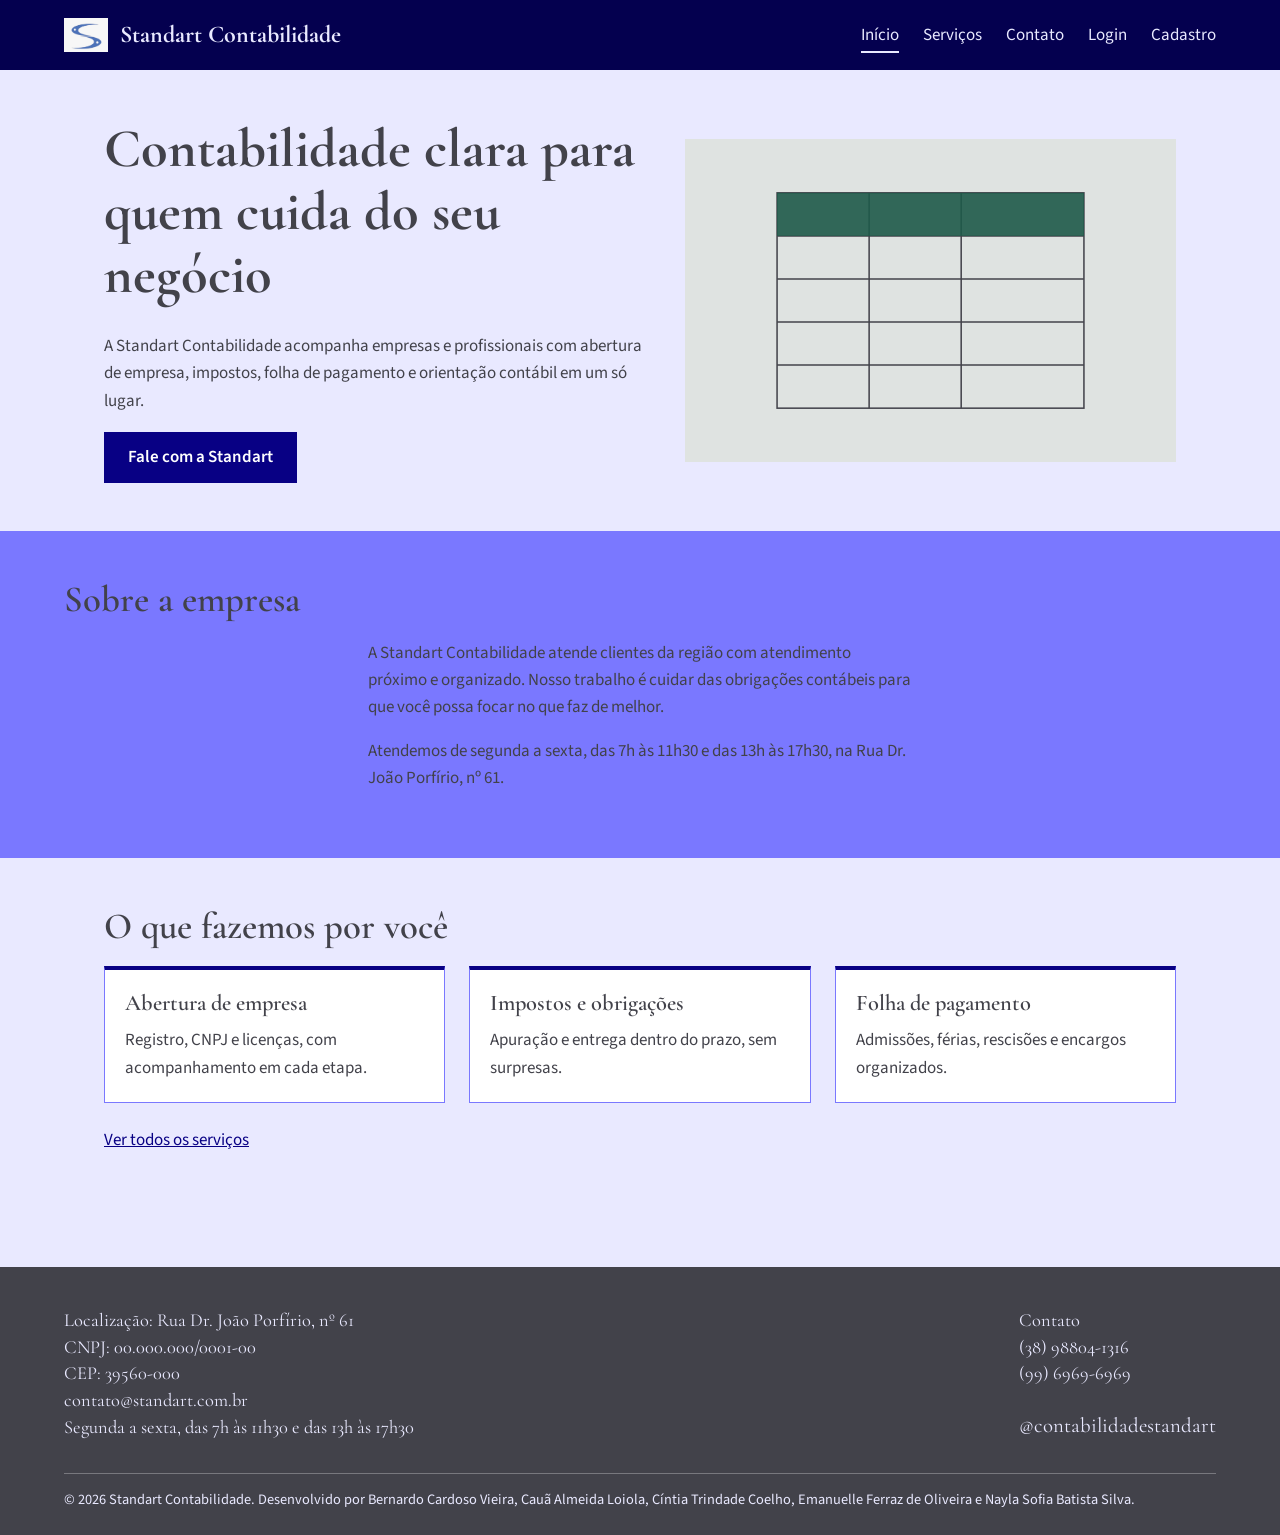
<file: index.html>
<!DOCTYPE html>
<html lang="pt-BR">
<head>
  <meta charset="UTF-8">
  <meta name="viewport" content="width=device-width, initial-scale=1">
  <title>Início | Standart Contabilidade</title>
  <link rel="preconnect" href="https://fonts.googleapis.com">
  <link rel="preconnect" href="https://fonts.gstatic.com" crossorigin>
  <link rel="stylesheet" href="https://fonts.googleapis.com/css2?family=Cormorant+Garamond:wght@500;600;700&amp;family=Source+Sans+3:wght@400;600&amp;display=swap">
  <link rel="stylesheet" href="css/style.css">
</head>
<body>
  <header class="site-header">
    <a class="brand" href="index.html">
      <img src="img/logostandart.jpeg" alt="Logotipo da Standart Contabilidade" width="44" height="44">
      <span>Standart Contabilidade</span>
    </a>
    <nav aria-label="Navegação principal">
      <ul>
        <li><a href="index.html" aria-current="page">Início</a></li>
        <li><a href="servicos.html">Serviços</a></li>
        <li><a href="contato.html">Contato</a></li>
        <li><a href="login.html">Login</a></li>
        <li><a href="cadastro.html">Cadastro</a></li>
      </ul>
    </nav>
  </header>

  <main>
    <section class="hero" aria-labelledby="titulo-hero">
      <div class="hero-text">
        <h1 id="titulo-hero">Contabilidade clara para quem cuida do seu negócio</h1>
        <p>A Standart Contabilidade acompanha empresas e profissionais com abertura de empresa, impostos, folha de pagamento e orientação contábil em um só lugar.</p>
        <a class="btn" href="contato.html">Fale com a Standart</a>
      </div>
      <img src="img/hero.svg" alt="Ilustração de uma planilha contábil" width="640" height="420">
    </section>

    <section class="band" aria-labelledby="titulo-empresa">
      <h2 id="titulo-empresa">Sobre a empresa</h2>
      <p>A Standart Contabilidade atende clientes da região com atendimento próximo e organizado. Nosso trabalho é cuidar das obrigações contábeis para que você possa focar no que faz de melhor.</p>
      <p>Atendemos de segunda a sexta, das 7h às 11h30 e das 13h às 17h30, na Rua Dr. João Porfírio, nº 61.</p>
    </section>

    <section aria-labelledby="titulo-destaques">
      <h2 id="titulo-destaques">O que fazemos por você</h2>
      <div class="cards">
        <article>
          <h3>Abertura de empresa</h3>
          <p>Registro, CNPJ e licenças, com acompanhamento em cada etapa.</p>
        </article>
        <article>
          <h3>Impostos e obrigações</h3>
          <p>Apuração e entrega dentro do prazo, sem surpresas.</p>
        </article>
        <article>
          <h3>Folha de pagamento</h3>
          <p>Admissões, férias, rescisões e encargos organizados.</p>
        </article>
      </div>
      <p><a href="servicos.html">Ver todos os serviços</a></p>
    </section>
  </main>

  <footer class="site-footer">
    <div class="footer-grid">
      <address>
        <p>Localização: Rua Dr. João Porfírio, nº 61</p>
        <p>CNPJ: 00.000.000/0001-00</p>
        <p>CEP: 39560-000</p>
        <p>contato@standart.com.br</p>
        <p>Segunda a sexta, das 7h às 11h30 e das 13h às 17h30</p>
      </address>
      <div>
        <p>Contato</p>
        <p>(38) 98804-1316</p>
        <p>(99) 6969-6969</p>
        <p class="insta">@contabilidadestandart</p>
      </div>
    </div>
    <p class="copy">&copy; 2026 Standart Contabilidade. Desenvolvido por Bernardo Cardoso Vieira, Cauã Almeida Loiola, Cíntia Trindade Coelho, Emanuelle Ferraz de Oliveira e Nayla Sofia Batista Silva.</p>
  </footer>
</body>
</html>
</file>
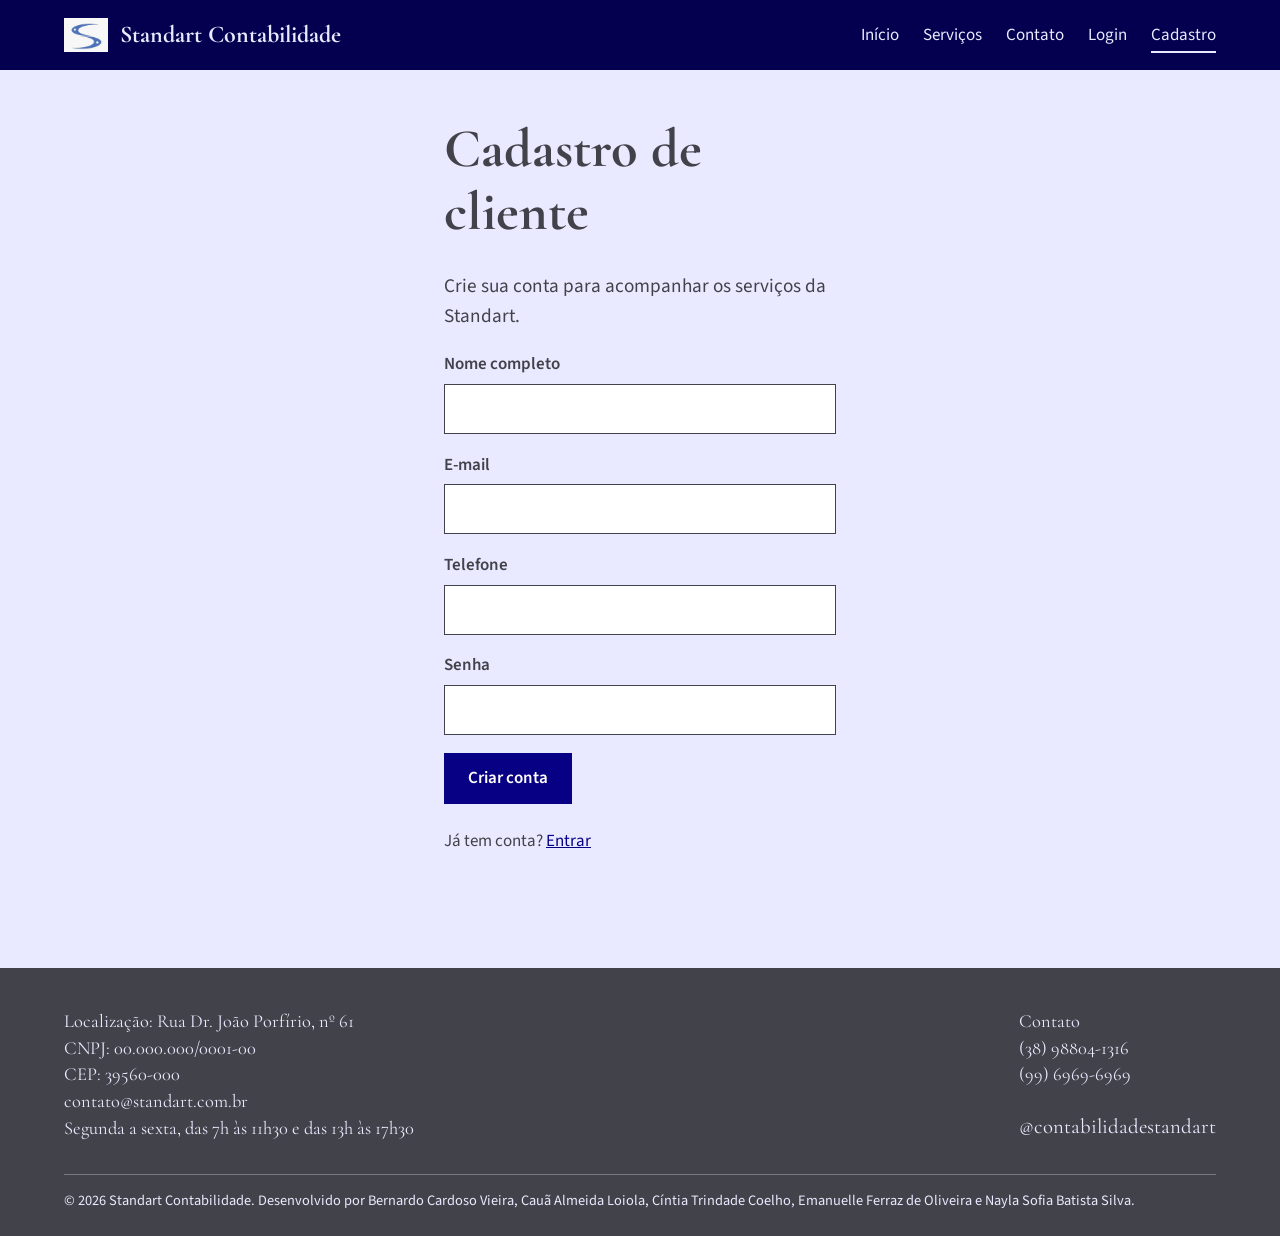
<file: cadastro.html>
<!DOCTYPE html>
<html lang="pt-BR">
<head>
  <meta charset="UTF-8">
  <meta name="viewport" content="width=device-width, initial-scale=1">
  <title>Cadastro | Standart Contabilidade</title>
  <link rel="preconnect" href="https://fonts.googleapis.com">
  <link rel="preconnect" href="https://fonts.gstatic.com" crossorigin>
  <link rel="stylesheet" href="https://fonts.googleapis.com/css2?family=Cormorant+Garamond:wght@500;600;700&amp;family=Source+Sans+3:wght@400;600&amp;display=swap">
  <link rel="stylesheet" href="css/style.css">
</head>
<body>
  <header class="site-header">
    <a class="brand" href="index.html">
      <img src="img/logostandart.jpeg" alt="Logotipo da Standart Contabilidade" width="44" height="44">
      <span>Standart Contabilidade</span>
    </a>
    <nav aria-label="Navegação principal">
      <ul>
        <li><a href="index.html">Início</a></li>
        <li><a href="servicos.html">Serviços</a></li>
        <li><a href="contato.html">Contato</a></li>
        <li><a href="login.html">Login</a></li>
        <li><a href="cadastro.html" aria-current="page">Cadastro</a></li>
      </ul>
    </nav>
  </header>

  <main>
    <section class="narrow" aria-labelledby="titulo-cadastro">
      <h1 id="titulo-cadastro">Cadastro de cliente</h1>
      <p class="lead">Crie sua conta para acompanhar os serviços da Standart.</p>
      <form class="form" action="#" method="post">
        <div class="field">
          <label for="nome">Nome completo</label>
          <input type="text" id="nome" name="nome" required>
        </div>
        <div class="field">
          <label for="email">E-mail</label>
          <input type="email" id="email" name="email" required>
        </div>
        <div class="field">
          <label for="telefone">Telefone</label>
          <input type="tel" id="telefone" name="telefone" >
        </div>
        <div class="field">
          <label for="senha">Senha</label>
          <input type="password" id="senha" name="senha" required minlength="6">
        </div>
        <button class="btn" type="submit">Criar conta</button>
      </form>
      <p>Já tem conta? <a href="login.html">Entrar</a></p>
    </section>
  </main>

  <footer class="site-footer">
    <div class="footer-grid">
      <address>
        <p>Localização: Rua Dr. João Porfírio, nº 61</p>
        <p>CNPJ: 00.000.000/0001-00</p>
        <p>CEP: 39560-000</p>
        <p>contato@standart.com.br</p>
        <p>Segunda a sexta, das 7h às 11h30 e das 13h às 17h30</p>
      </address>
      <div>
        <p>Contato</p>
        <p>(38) 98804-1316</p>
        <p>(99) 6969-6969</p>
        <p class="insta">@contabilidadestandart</p>
      </div>
    </div>
    <p class="copy">&copy; 2026 Standart Contabilidade. Desenvolvido por Bernardo Cardoso Vieira, Cauã Almeida Loiola, Cíntia Trindade Coelho, Emanuelle Ferraz de Oliveira e Nayla Sofia Batista Silva.</p>
  </footer>
</body>
</html>
</file>
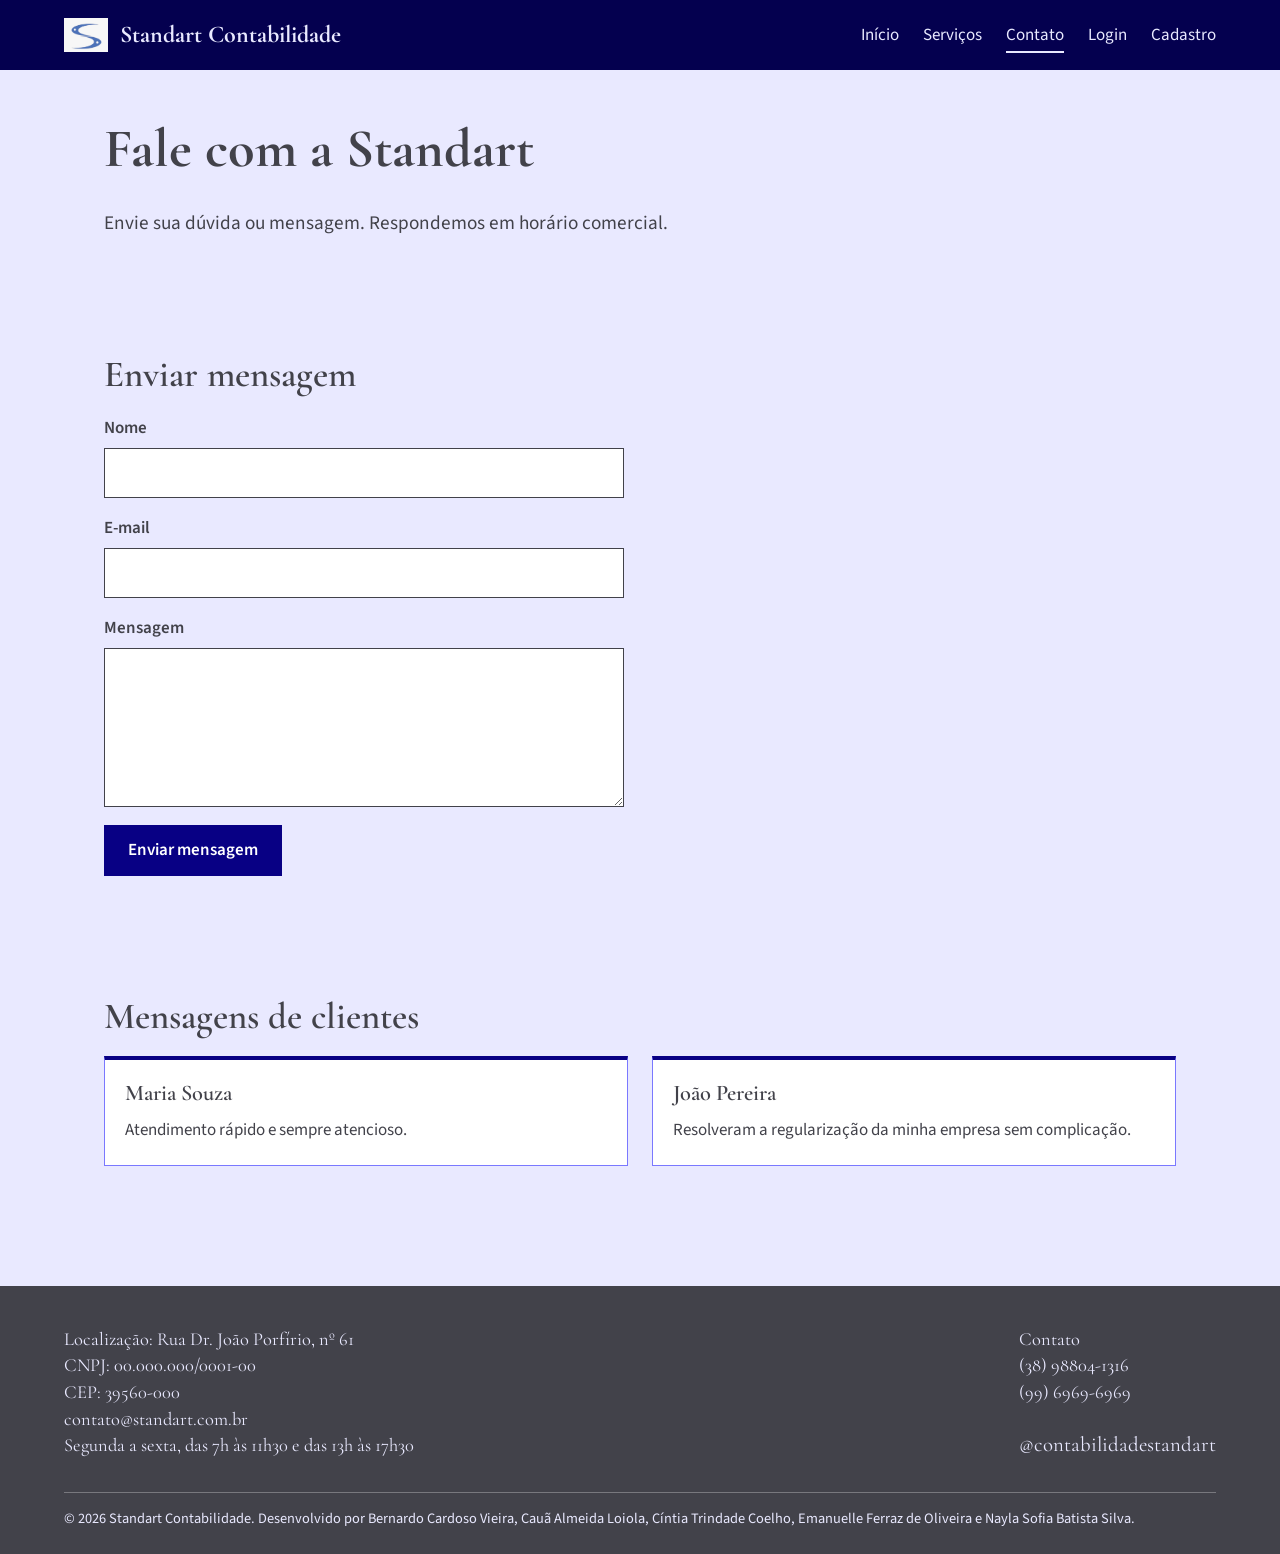
<file: contato.html>
<!DOCTYPE html>
<html lang="pt-BR">
<head>
  <meta charset="UTF-8">
  <meta name="viewport" content="width=device-width, initial-scale=1">
  <title>Contato | Standart Contabilidade</title>
  <link rel="preconnect" href="https://fonts.googleapis.com">
  <link rel="preconnect" href="https://fonts.gstatic.com" crossorigin>
  <link rel="stylesheet" href="https://fonts.googleapis.com/css2?family=Cormorant+Garamond:wght@500;600;700&amp;family=Source+Sans+3:wght@400;600&amp;display=swap">
  <link rel="stylesheet" href="css/style.css">
</head>
<body>
  <header class="site-header">
    <a class="brand" href="index.html">
      <img src="img/logostandart.jpeg" alt="Logotipo da Standart Contabilidade" width="44" height="44">
      <span>Standart Contabilidade</span>
    </a>
    <nav aria-label="Navegação principal">
      <ul>
        <li><a href="index.html">Início</a></li>
        <li><a href="servicos.html">Serviços</a></li>
        <li><a href="contato.html" aria-current="page">Contato</a></li>
        <li><a href="login.html">Login</a></li>
        <li><a href="cadastro.html">Cadastro</a></li>
      </ul>
    </nav>
  </header>

  <main>
    <section aria-labelledby="titulo-contato">
      <h1 id="titulo-contato">Fale com a Standart</h1>
      <p class="lead">Envie sua dúvida ou mensagem. Respondemos em horário comercial.</p>
    </section>

    <section aria-labelledby="titulo-form-contato">
      <h2 id="titulo-form-contato">Enviar mensagem</h2>
      <form class="form" action="#" method="post">
        <div class="field">
          <label for="nome">Nome</label>
          <input type="text" id="nome" name="nome" required>
        </div>
        <div class="field">
          <label for="email">E-mail</label>
          <input type="email" id="email" name="email" required>
        </div>
        <div class="field">
          <label for="mensagem">Mensagem</label>
          <textarea id="mensagem" name="mensagem" rows="5" required></textarea>
        </div>
        <button class="btn" type="submit">Enviar mensagem</button>
      </form>
    </section>

    <section aria-labelledby="titulo-mensagens">
      <h2 id="titulo-mensagens">Mensagens de clientes</h2>
      <div class="cards">
        <article>
          <h3>Maria Souza</h3>
          <p>Atendimento rápido e sempre atencioso.</p>
        </article>
        <article>
          <h3>João Pereira</h3>
          <p>Resolveram a regularização da minha empresa sem complicação.</p>
        </article>
      </div>
    </section>
  </main>

  <footer class="site-footer">
    <div class="footer-grid">
      <address>
        <p>Localização: Rua Dr. João Porfírio, nº 61</p>
        <p>CNPJ: 00.000.000/0001-00</p>
        <p>CEP: 39560-000</p>
        <p>contato@standart.com.br</p>
        <p>Segunda a sexta, das 7h às 11h30 e das 13h às 17h30</p>
      </address>
      <div>
        <p>Contato</p>
        <p>(38) 98804-1316</p>
        <p>(99) 6969-6969</p>
        <p class="insta">@contabilidadestandart</p>
      </div>
    </div>
    <p class="copy">&copy; 2026 Standart Contabilidade. Desenvolvido por Bernardo Cardoso Vieira, Cauã Almeida Loiola, Cíntia Trindade Coelho, Emanuelle Ferraz de Oliveira e Nayla Sofia Batista Silva.</p>
  </footer>
</body>
</html>
</file>
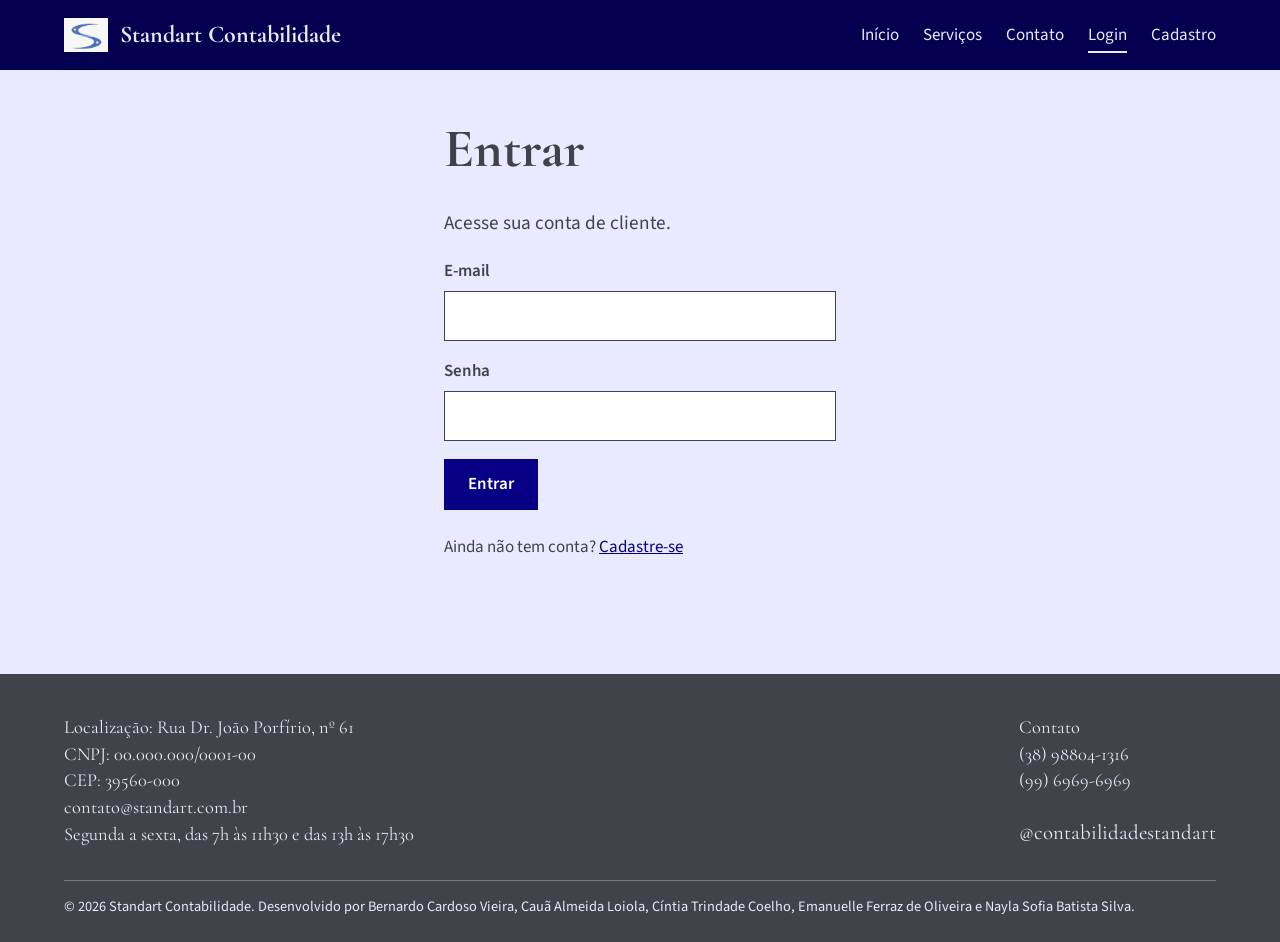
<file: login.html>
<!DOCTYPE html>
<html lang="pt-BR">
<head>
  <meta charset="UTF-8">
  <meta name="viewport" content="width=device-width, initial-scale=1">
  <title>Login | Standart Contabilidade</title>
  <link rel="preconnect" href="https://fonts.googleapis.com">
  <link rel="preconnect" href="https://fonts.gstatic.com" crossorigin>
  <link rel="stylesheet" href="https://fonts.googleapis.com/css2?family=Cormorant+Garamond:wght@500;600;700&amp;family=Source+Sans+3:wght@400;600&amp;display=swap">
  <link rel="stylesheet" href="css/style.css">
</head>
<body>
  <header class="site-header">
    <a class="brand" href="index.html">
      <img src="img/logostandart.jpeg" alt="Logotipo da Standart Contabilidade" width="44" height="44">
      <span>Standart Contabilidade</span>
    </a>
    <nav aria-label="Navegação principal">
      <ul>
        <li><a href="index.html">Início</a></li>
        <li><a href="servicos.html">Serviços</a></li>
        <li><a href="contato.html">Contato</a></li>
        <li><a href="login.html" aria-current="page">Login</a></li>
        <li><a href="cadastro.html">Cadastro</a></li>
      </ul>
    </nav>
  </header>

  <main>
    <section class="narrow" aria-labelledby="titulo-login">
      <h1 id="titulo-login">Entrar</h1>
      <p class="lead">Acesse sua conta de cliente.</p>
      <form class="form" action="#" method="post">
        <div class="field">
          <label for="email">E-mail</label>
          <input type="email" id="email" name="email" required>
        </div>
        <div class="field">
          <label for="senha">Senha</label>
          <input type="password" id="senha" name="senha" required>
        </div>
        <button class="btn" type="submit">Entrar</button>
      </form>
      <p>Ainda não tem conta? <a href="cadastro.html">Cadastre-se</a></p>
    </section>
  </main>

  <footer class="site-footer">
    <div class="footer-grid">
      <address>
        <p>Localização: Rua Dr. João Porfírio, nº 61</p>
        <p>CNPJ: 00.000.000/0001-00</p>
        <p>CEP: 39560-000</p>
        <p>contato@standart.com.br</p>
        <p>Segunda a sexta, das 7h às 11h30 e das 13h às 17h30</p>
      </address>
      <div>
        <p>Contato</p>
        <p>(38) 98804-1316</p>
        <p>(99) 6969-6969</p>
        <p class="insta">@contabilidadestandart</p>
      </div>
    </div>
    <p class="copy">&copy; 2026 Standart Contabilidade. Desenvolvido por Bernardo Cardoso Vieira, Cauã Almeida Loiola, Cíntia Trindade Coelho, Emanuelle Ferraz de Oliveira e Nayla Sofia Batista Silva.</p>
  </footer>
</body>
</html>
</file>
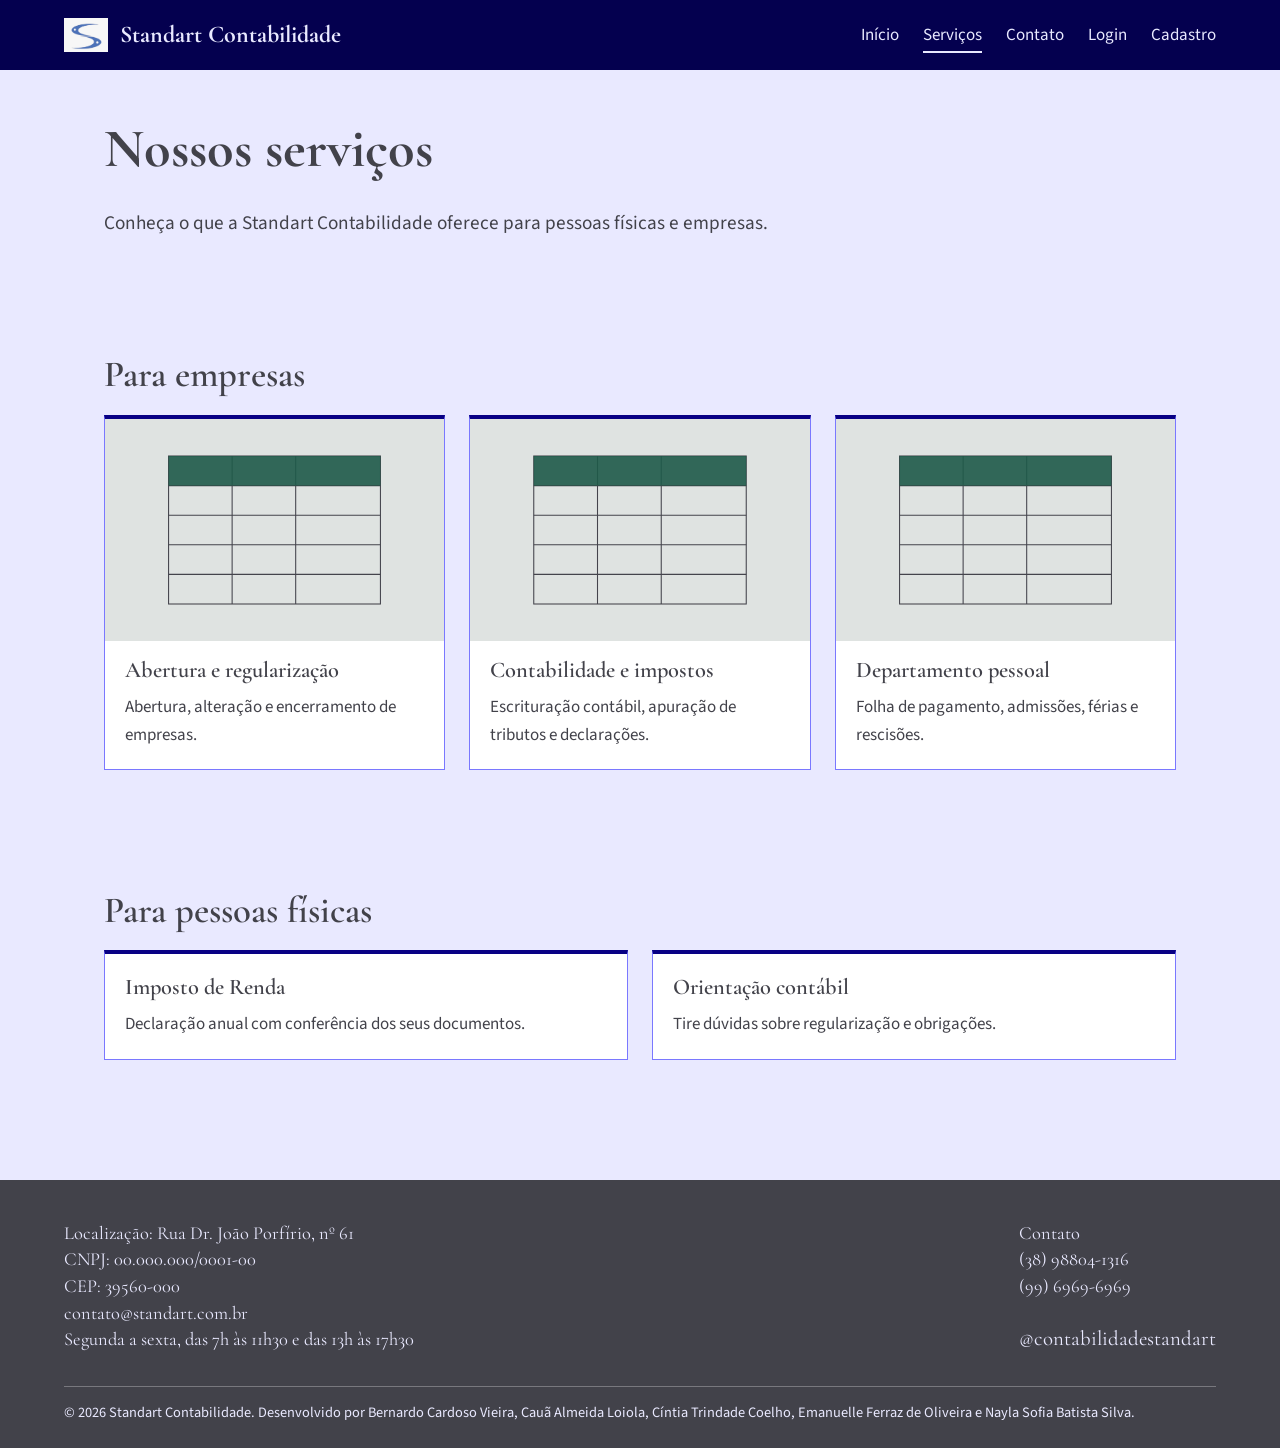
<file: servicos.html>
<!DOCTYPE html>
<html lang="pt-BR">
<head>
  <meta charset="UTF-8">
  <meta name="viewport" content="width=device-width, initial-scale=1">
  <title>Serviços | Standart Contabilidade</title>
  <link rel="preconnect" href="https://fonts.googleapis.com">
  <link rel="preconnect" href="https://fonts.gstatic.com" crossorigin>
  <link rel="stylesheet" href="https://fonts.googleapis.com/css2?family=Cormorant+Garamond:wght@500;600;700&amp;family=Source+Sans+3:wght@400;600&amp;display=swap">
  <link rel="stylesheet" href="css/style.css">
</head>
<body>
  <header class="site-header">
    <a class="brand" href="index.html">
      <img src="img/logostandart.jpeg" alt="Logotipo da Standart Contabilidade" width="44" height="44">
      <span>Standart Contabilidade</span>
    </a>
    <nav aria-label="Navegação principal">
      <ul>
        <li><a href="index.html">Início</a></li>
        <li><a href="servicos.html" aria-current="page">Serviços</a></li>
        <li><a href="contato.html">Contato</a></li>
        <li><a href="login.html">Login</a></li>
        <li><a href="cadastro.html">Cadastro</a></li>
      </ul>
    </nav>
  </header>

  <main>
    <section aria-labelledby="titulo-servicos">
      <h1 id="titulo-servicos">Nossos serviços</h1>
      <p class="lead">Conheça o que a Standart Contabilidade oferece para pessoas físicas e empresas.</p>
    </section>

    <section aria-labelledby="titulo-empresas">
      <h2 id="titulo-empresas">Para empresas</h2>
      <div class="cards">
        <article>
          <img src="img/hero.svg" alt="Placeholder: abertura de empresa" width="320" height="210">
          <h3>Abertura e regularização</h3>
          <p>Abertura, alteração e encerramento de empresas.</p>
        </article>
        <article>
          <img src="img/hero.svg" alt="Placeholder: impostos" width="320" height="210">
          <h3>Contabilidade e impostos</h3>
          <p>Escrituração contábil, apuração de tributos e declarações.</p>
        </article>
        <article>
          <img src="img/hero.svg" alt="Placeholder: folha de pagamento" width="320" height="210">
          <h3>Departamento pessoal</h3>
          <p>Folha de pagamento, admissões, férias e rescisões.</p>
        </article>
      </div>
    </section>

    <section aria-labelledby="titulo-pf">
      <h2 id="titulo-pf">Para pessoas físicas</h2>
      <div class="cards">
        <article>
          <h3>Imposto de Renda</h3>
          <p>Declaração anual com conferência dos seus documentos.</p>
        </article>
        <article>
          <h3>Orientação contábil</h3>
          <p>Tire dúvidas sobre regularização e obrigações.</p>
        </article>
      </div>
    </section>
  </main>

  <footer class="site-footer">
    <div class="footer-grid">
      <address>
        <p>Localização: Rua Dr. João Porfírio, nº 61</p>
        <p>CNPJ: 00.000.000/0001-00</p>
        <p>CEP: 39560-000</p>
        <p>contato@standart.com.br</p>
        <p>Segunda a sexta, das 7h às 11h30 e das 13h às 17h30</p>
      </address>
      <div>
        <p>Contato</p>
        <p>(38) 98804-1316</p>
        <p>(99) 6969-6969</p>
        <p class="insta">@contabilidadestandart</p>
      </div>
    </div>
    <p class="copy">&copy; 2026 Standart Contabilidade. Desenvolvido por Bernardo Cardoso Vieira, Cauã Almeida Loiola, Cíntia Trindade Coelho, Emanuelle Ferraz de Oliveira e Nayla Sofia Batista Silva.</p>
  </footer>
</body>
</html>
</file>
<file: css/style.css>
:root {
  --slate:#42424a; 
  --ink: #d5d5d8;
  --paper: #e9e9ff;
  --blue-light: #7a78ff;
  --blue: #080084;
  --blue-dark: #04004f;
  --serif: "Cormorant Garamond", Georgia, "Times New Roman", serif;
  --sans: "Source Sans 3", system-ui, -apple-system, "Segoe UI", sans-serif;
}

*, *::before, *::after { box-sizing: border-box; }

body {
  margin: 0;
  font-family: var(--sans);
  font-size: 1.0625rem;
  line-height: 1.6;
  color: var(--slate);
  background: var(--paper);
}

img { max-width: 100%; height: auto; display: block; }

a { color: var(--blue); }
a:hover { color: var(--blue-dark); }
a:focus-visible, button:focus-visible, input:focus-visible, textarea:focus-visible {
  outline: 3px solid var(--blue);
  outline-offset: 2px;
}

h1, h2, h3 { font-family: var(--serif); line-height: 1.15; margin: 0 0 .5em; color: var(--slate); }
h1 { font-size: clamp(2.2rem, 5vw, 3.4rem); font-weight: 700; }
h2 { font-size: clamp(1.7rem, 3.5vw, 2.3rem); font-weight: 600; }
h3 { font-size: 1.4rem; font-weight: 600; }
p { margin: 0 0 1em; max-width: 68ch; }

/* Cabeçalho */
.site-header {
  display: flex;
  flex-wrap: wrap;
  align-items: center;
  justify-content: space-between;
  gap: 1rem;
  padding: 1rem clamp(1rem, 5vw, 4rem);
  background: var(--blue-dark);
  color: var(--paper);
}
.brand {
  display: flex;
  align-items: center;
  gap: .75rem;
  color: var(--paper);
  text-decoration: none;
  font-family: var(--serif);
  font-size: 1.5rem;
  font-weight: 700;
}
.brand:hover { color: var(--paper); }
.site-header nav ul {
  display: flex;
  flex-wrap: wrap;
  gap: .25rem 1.5rem;
  margin: 0;
  padding: 0;
  list-style: none;
}
.site-header nav a {
  color: var(--paper);
  text-decoration: none;
  padding: .25rem 0;
  border-bottom: 2px solid transparent;
}
.site-header nav a:hover,
.site-header nav a[aria-current="page"] { border-bottom-color: var(--paper); }
.site-header a:focus-visible { outline-color: var(--paper); }

/* Conteúdo */
main > section {
  padding: 3rem clamp(1rem, 5vw, 4rem);
  max-width: 1200px;
  margin: 0 auto;
}
.lead { font-size: 1.2rem; color: var(--slate); }
.narrow { max-width: 520px !important; }

.hero {
  display: grid;
  grid-template-columns: 1.1fr 1fr;
  gap: 2.5rem;
  align-items: center;
}

.band {
  max-width: none !important;
  background: var(--blue-light);
}
.band > * { max-width: 68ch; margin-left: auto; margin-right: auto; }
.band h2 { max-width: 68ch; }

/* Cartões */
.cards {
  display: grid;
  grid-template-columns: repeat(auto-fit, minmax(240px, 1fr));
  gap: 1.5rem;
  margin-bottom: 1.5rem;
}
.cards article {
  background: #fff;
  border: 1px solid var(--blue-light);
  border-top: 4px solid var(--blue);
  padding: 1.25rem;
}
.cards article img { margin: -1.25rem -1.25rem 1rem; max-width: calc(100% + 2.5rem); width: calc(100% + 2.5rem); }
.cards article p { margin-bottom: 0; }

/* Botões e formulários */
.btn {
  display: inline-block;
  font: inherit;
  font-weight: 600;
  color: #fff;
  background: var(--blue);
  border: 0;
  padding: .75rem 1.5rem;
  text-decoration: none;
  cursor: pointer;
}
.btn:hover { background: var(--blue-dark); color: #fff; }

.form { display: grid; gap: 1.1rem; max-width: 520px; margin-bottom: 1.5rem; }
.field { display: grid; gap: .35rem; }
.field label { font-weight: 600; }
.field input, .field textarea {
  font: inherit;
  padding: .65rem .75rem;
  border: 1px solid var(--slate);
  background: #fff;
  color: var(--blue-dark);
}
.form .btn { justify-self: start; }

/* Rodapé (cinza da wireframe) */
.site-footer {
  margin-top: 3rem;
  padding: 2.5rem clamp(1rem, 5vw, 4rem) 1.5rem;
  background: var(--slate);
  color: var(--paper);
  font-family: var(--serif);
  font-size: 1.15rem;
  line-height: 1.45;
}
.footer-grid {
  display: flex;
  flex-wrap: wrap;
  justify-content: space-between;
  gap: 2rem;
}
.site-footer address { font-style: normal; }
.site-footer p { margin: 0; max-width: none; }
.insta { margin-top: 1.5rem !important; font-size: 1.3rem; }
.copy {
  margin-top: 2rem !important;
  padding-top: 1rem;
  border-top: 1px solid rgba(244, 245, 246, .3);
  font-family: var(--sans);
  font-size: .9rem;
}

/* Telas pequenas */
@media (max-width: 720px) {
  .hero { grid-template-columns: 1fr; }
  .site-header { flex-direction: column; align-items: flex-start; }
}
</file>
